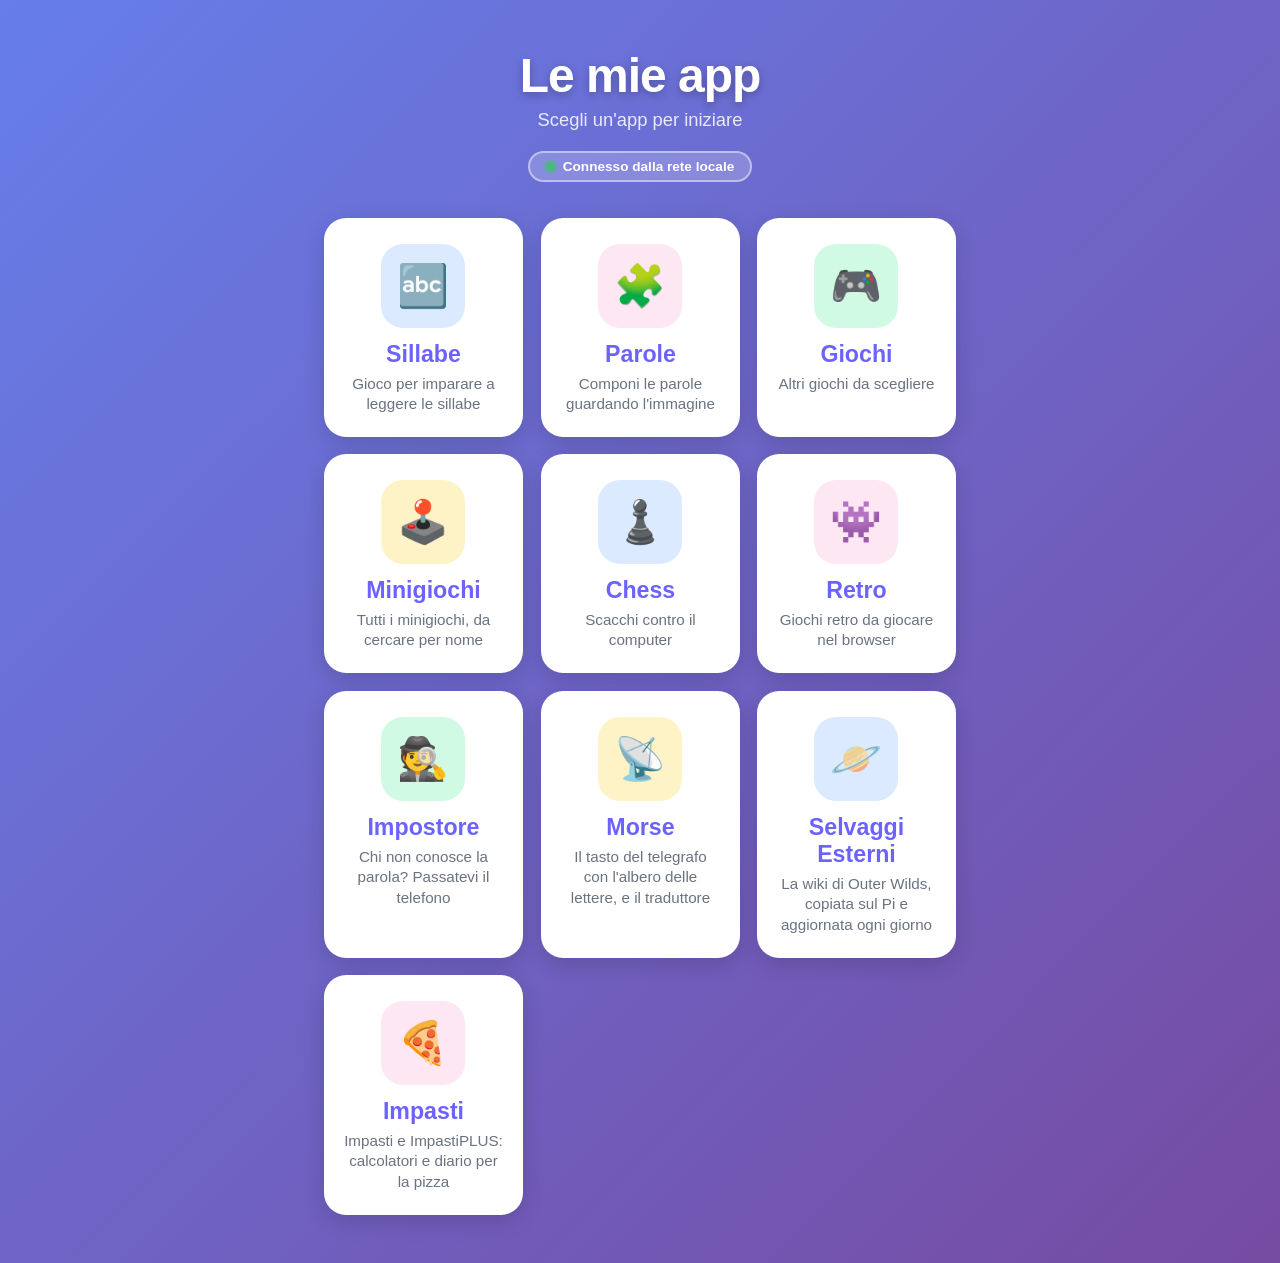
<file: app/index.html>
<!DOCTYPE html>
<html lang="it">
<head>
  <meta charset="UTF-8">
  <meta name="viewport" content="width=device-width, initial-scale=1.0">
  <title>Home</title>
  <link rel="stylesheet" href="home.css">
</head>
<body>
  <main>
    <h1 class="title">Le mie app</h1>
    <p class="subtitle">Scegli un'app per iniziare</p>
    <span id="where" class="badge"></span>
    <ul id="apps" class="grid"></ul>
  </main>
  <script src="apps.js"></script>
</body>
</html>
</file>
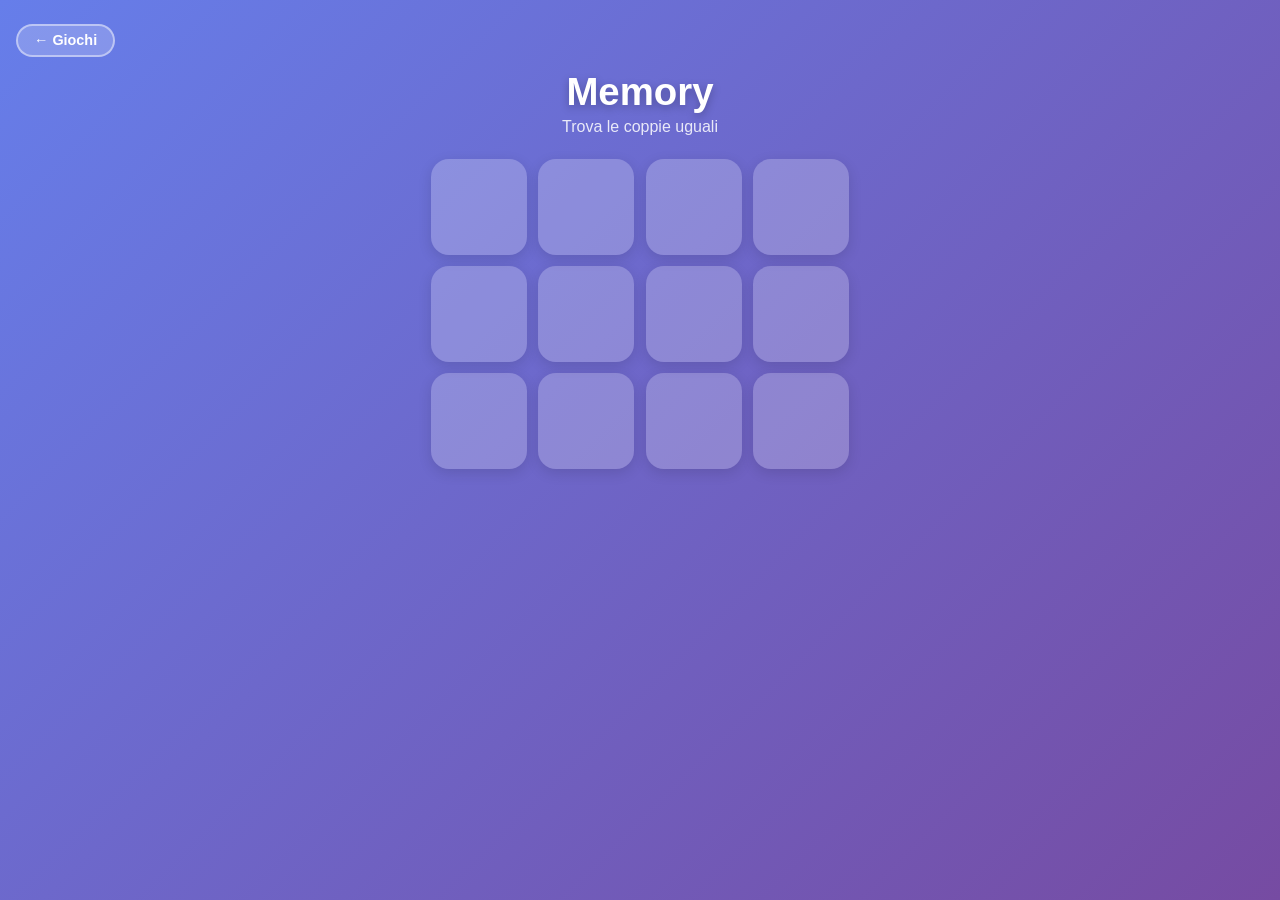
<file: app/giochi/files/memory-esempio.html>
<!DOCTYPE html>
<html lang="it">
<head>
  <meta charset="UTF-8">
  <meta name="viewport" content="width=device-width, initial-scale=1.0">
  <!-- Queste tre righe decidono come compare il gioco nell'elenco dei giochi -->
  <title>Memory (esempio)</title>
  <meta name="icona" content="🃏">
  <meta name="description" content="Trova le coppie di animali">
  <style>
    *, *::before, *::after { box-sizing: border-box; margin: 0; padding: 0; }
    body {
      font-family: 'Segoe UI', Arial, sans-serif;
      background: linear-gradient(135deg, #667eea 0%, #764ba2 100%);
      min-height: 100vh;
      display: flex;
      flex-direction: column;
      align-items: center;
      padding: 1.5rem 1rem 2rem;
      color: #fff;
    }
    .back {
      align-self: flex-start;
      padding: 0.4rem 1rem;
      border: 2px solid rgba(255,255,255,0.45);
      border-radius: 25px;
      background: rgba(255,255,255,0.2);
      color: #fff;
      text-decoration: none;
      font-weight: 600;
      font-size: 0.9rem;
    }
    h1 { font-size: 2.4rem; font-weight: 800; text-shadow: 0 3px 8px rgba(0,0,0,0.25); margin: 0.8rem 0 0.3rem; }
    p { color: rgba(255,255,255,0.85); margin-bottom: 1.4rem; }
    .board {
      display: grid;
      grid-template-columns: repeat(4, minmax(64px, 96px));
      gap: 0.7rem;
    }
    .cell {
      aspect-ratio: 1;
      border: none;
      border-radius: 18px;
      font-size: 2.6rem;
      cursor: pointer;
      background: rgba(255,255,255,0.22);
      box-shadow: 0 4px 14px rgba(0,0,0,0.12);
      transition: transform 0.15s, background 0.15s;
    }
    .cell:hover { transform: translateY(-3px); }
    .cell.open { background: #fff; }
    .cell.done { background: #48BB78; cursor: default; }
    .win {
      margin-top: 1.4rem;
      background: #fff;
      color: #6C63FF;
      font-size: 1.5rem;
      font-weight: 800;
      padding: 0.8rem 1.8rem;
      border-radius: 22px;
    }
    .again {
      margin-top: 1rem;
      padding: 0.8rem 2.6rem;
      border: none;
      border-radius: 50px;
      background: #FF6584;
      color: #fff;
      font-size: 1.15rem;
      font-weight: 700;
      cursor: pointer;
    }
    [hidden] { display: none !important; }
  </style>
</head>
<body>
  <a class="back" href="../">&#8592; Giochi</a>
  <h1>Memory</h1>
  <p>Trova le coppie uguali</p>
  <div id="board" class="board"></div>
  <div id="win" class="win" hidden>Bravissimo! 🎉</div>
  <button id="again" class="again" type="button" hidden>Ancora!</button>

  <script>
    const ANIMALS = ['🐶', '🐱', '🐰', '🐸', '🐻', '🐵'];
    const board = document.getElementById('board');
    let open = [];
    let found = 0;

    function start() {
      const deck = [...ANIMALS, ...ANIMALS].sort(() => Math.random() - 0.5);
      board.replaceChildren();
      open = [];
      found = 0;
      document.getElementById('win').hidden = true;
      document.getElementById('again').hidden = true;
      deck.forEach((animal) => {
        const cell = document.createElement('button');
        cell.className = 'cell';
        cell.type = 'button';
        cell.dataset.animal = animal;
        cell.setAttribute('aria-label', 'Carta coperta');
        cell.addEventListener('click', () => flip(cell));
        board.append(cell);
      });
    }

    function flip(cell) {
      if (open.length === 2 || cell.classList.contains('open') || cell.classList.contains('done')) return;
      cell.classList.add('open');
      cell.textContent = cell.dataset.animal;
      open.push(cell);
      if (open.length < 2) return;

      const [a, b] = open;
      if (a.dataset.animal === b.dataset.animal) {
        a.classList.add('done');
        b.classList.add('done');
        open = [];
        found += 1;
        if (found === ANIMALS.length) {
          document.getElementById('win').hidden = false;
          document.getElementById('again').hidden = false;
        }
      } else {
        setTimeout(() => {
          [a, b].forEach((c) => { c.classList.remove('open'); c.textContent = ''; });
          open = [];
        }, 800);
      }
    }

    document.getElementById('again').addEventListener('click', start);
    start();
  </script>
</body>
</html>
</file>
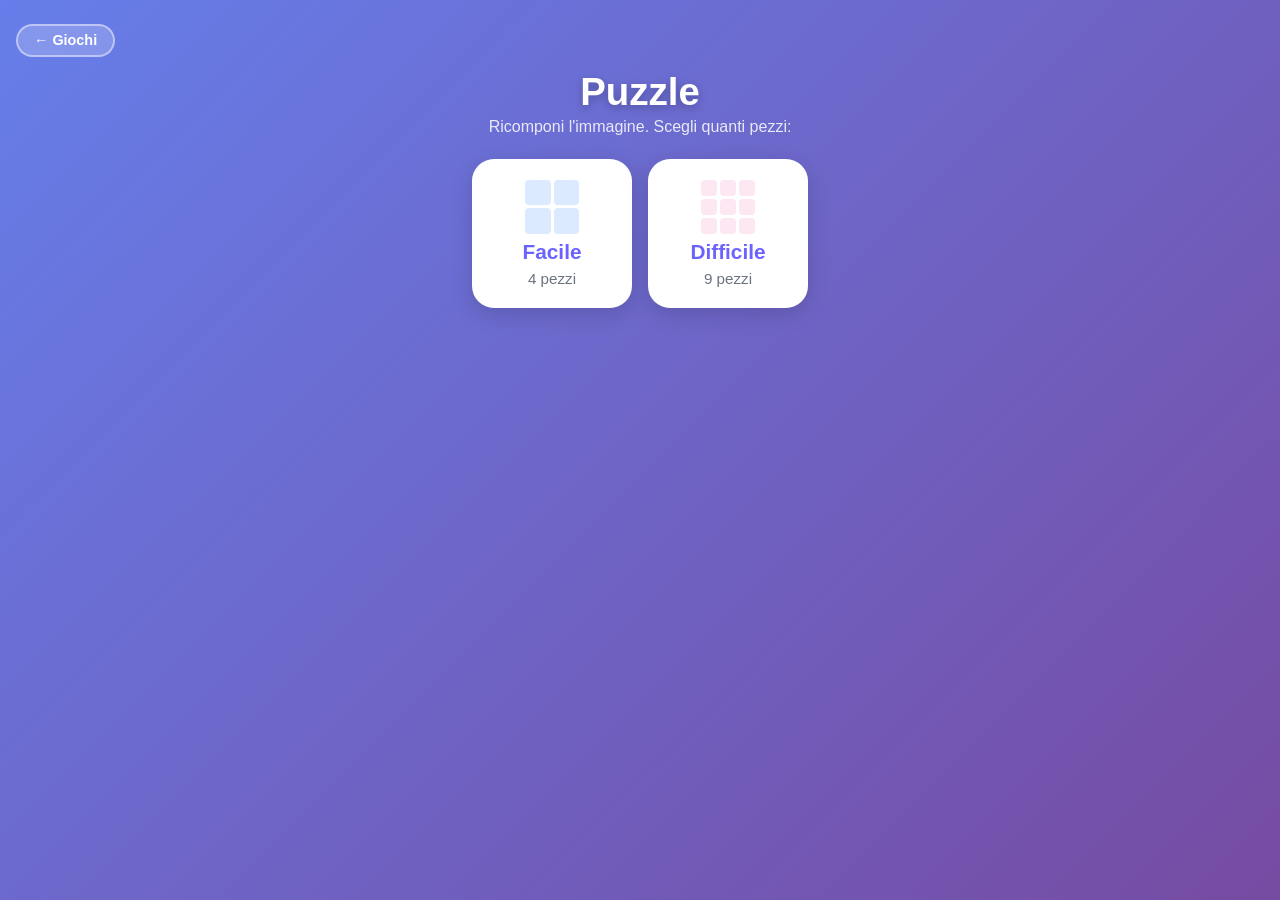
<file: app/giochi/files/puzzle-emoji.html>
<!DOCTYPE html>
<html lang="it">
<head>
  <meta charset="UTF-8">
  <meta name="viewport" content="width=device-width, initial-scale=1.0">
  <!-- Queste tre righe decidono come compare il gioco nell'elenco dei giochi -->
  <title>Puzzle</title>
  <meta name="icona" content="🧩">
  <meta name="description" content="Ricomponi l'immagine: 4 o 9 pezzi">
  <style>
    *, *::before, *::after { box-sizing: border-box; margin: 0; padding: 0; }
    body {
      font-family: 'Segoe UI', Arial, sans-serif;
      background: linear-gradient(135deg, #667eea 0%, #764ba2 100%);
      min-height: 100vh;
      display: flex;
      flex-direction: column;
      align-items: center;
      padding: 1.5rem 1rem 2.5rem;
      color: #fff;
      overflow-x: hidden;
    }
    .back {
      align-self: flex-start;
      padding: 0.4rem 1rem;
      border: 2px solid rgba(255,255,255,0.45);
      border-radius: 25px;
      background: rgba(255,255,255,0.2);
      color: #fff;
      text-decoration: none;
      font-weight: 600;
      font-size: 0.9rem;
    }
    h1 { font-size: 2.4rem; font-weight: 800; text-shadow: 0 3px 8px rgba(0,0,0,0.25); margin: 0.8rem 0 0.3rem; }
    .sub { color: rgba(255,255,255,0.85); margin-bottom: 1.4rem; text-align: center; }
    [hidden] { display: none !important; }

    /* Scelta della modalità */
    .modes { display: flex; flex-wrap: wrap; gap: 1rem; justify-content: center; }
    .mode {
      width: 160px;
      padding: 1.3rem 1rem;
      border: none;
      border-radius: 22px;
      background: #fff;
      color: #6b7280;
      font-family: inherit;
      font-size: 0.95rem;
      cursor: pointer;
      box-shadow: 0 6px 22px rgba(0,0,0,0.15);
      display: flex;
      flex-direction: column;
      align-items: center;
      gap: 0.4rem;
      transition: transform 0.15s;
    }
    .mode:hover { transform: translateY(-4px); }
    .mode strong { color: #6C63FF; font-size: 1.3rem; }
    .mini { display: grid; gap: 3px; width: 54px; height: 54px; }
    .mini span { background: #dbeafe; border-radius: 4px; }
    .mini.n3 span { background: #fce7f3; }

    /* Gioco */
    .goal { display: flex; align-items: center; gap: 0.8rem; margin-bottom: 1rem; }
    .goal-pic {
      width: 64px; height: 64px;
      border-radius: 16px;
      background: #fff;
      display: flex; align-items: center; justify-content: center;
      font-size: 2.6rem;
      box-shadow: 0 4px 14px rgba(0,0,0,0.15);
    }
    .board {
      --gap: 6px;
      position: relative;
      width: var(--size);
      height: var(--size);
      display: grid;
      grid-template-columns: repeat(var(--n), 1fr);
      gap: var(--gap);
      padding: var(--gap);
      background: rgba(255,255,255,0.18);
      border-radius: 22px;
      transition: gap 0.35s, padding 0.35s;
    }
    .board.solved { --gap: 0px; background: #fff; box-shadow: 0 10px 35px rgba(0,0,0,0.22); }
    .piece {
      position: relative;
      overflow: hidden;
      border: none;
      border-radius: 12px;
      background: #fff;
      cursor: pointer;
      padding: 0;
      box-shadow: 0 3px 10px rgba(0,0,0,0.12);
      transition: transform 0.15s, box-shadow 0.15s, border-radius 0.35s;
      touch-action: none;             /* il dito trascina il pezzo, non la pagina */
      -webkit-user-select: none;
      user-select: none;
      -webkit-touch-callout: none;
    }
    @media (hover: hover) { .piece:hover { transform: translateY(-2px); } }
    .piece.selected { box-shadow: 0 0 0 4px #FF6584, 0 6px 18px rgba(0,0,0,0.25); transform: scale(0.94); }
    .piece.dragging { z-index: 5; transition: none; cursor: grabbing; box-shadow: 0 14px 30px rgba(0,0,0,0.3); }
    .piece.drop { box-shadow: 0 0 0 4px #48BB78, 0 6px 18px rgba(0,0,0,0.25); transform: scale(0.94); }
    .board.solved .piece { border-radius: 0; box-shadow: none; cursor: default; transform: none; }
    .art {
      position: absolute;
      width: var(--inner);
      height: var(--inner);
      font-size: calc(var(--inner) * 0.78);
      line-height: var(--inner);
      text-align: center;
      pointer-events: none;
      user-select: none;
    }
    .actions { display: flex; flex-wrap: wrap; gap: 0.7rem; justify-content: center; margin-top: 1.4rem; }
    .btn {
      padding: 0.8rem 2.2rem;
      border: none;
      border-radius: 50px;
      color: #fff;
      font-size: 1.1rem;
      font-weight: 700;
      font-family: inherit;
      cursor: pointer;
    }
    .btn.coral { background: #FF6584; box-shadow: 0 6px 22px rgba(255,101,132,0.45); }
    .btn.ghost { background: rgba(255,255,255,0.2); border: 2px solid rgba(255,255,255,0.45); font-size: 0.95rem; padding: 0.6rem 1.4rem; }
    .win {
      margin-top: 1.2rem;
      background: #fff;
      color: #6C63FF;
      font-size: 1.5rem;
      font-weight: 800;
      padding: 0.8rem 1.8rem;
      border-radius: 22px;
      text-align: center;
      animation: pop 0.55s cubic-bezier(0.34,1.56,0.64,1) both;
    }
    .confetti {
      position: fixed;
      top: -12px;
      border-radius: 3px;
      pointer-events: none;
      z-index: 99;
      animation: fall linear forwards;
    }
    @keyframes pop { 0% { transform: scale(0.4); opacity: 0; } 65% { transform: scale(1.12); opacity: 1; } 100% { transform: scale(1); } }
    @keyframes fall { to { transform: translateY(105vh) rotate(720deg); opacity: 0; } }
  </style>
</head>
<body>
  <a class="back" href="../">&#8592; Giochi</a>
  <h1>Puzzle</h1>

  <section id="start">
    <p class="sub">Ricomponi l'immagine. Scegli quanti pezzi:</p>
    <div class="modes">
      <button class="mode" type="button" data-n="2">
        <span class="mini" style="grid-template-columns:repeat(2,1fr)"><span></span><span></span><span></span><span></span></span>
        <strong>Facile</strong>4 pezzi
      </button>
      <button class="mode" type="button" data-n="3">
        <span class="mini n3" style="grid-template-columns:repeat(3,1fr)"><span></span><span></span><span></span><span></span><span></span><span></span><span></span><span></span><span></span></span>
        <strong>Difficile</strong>9 pezzi
      </button>
    </div>
  </section>

  <section id="play" hidden>
    <p class="sub" id="hint">Trascina un pezzo sopra un altro per scambiarli</p>
    <div class="goal">
      <span>Ricomponi:</span>
      <span class="goal-pic" id="goal"></span>
    </div>
    <div class="board" id="board"></div>
    <p class="win" id="win" hidden></p>
    <div class="actions">
      <button class="btn coral" id="again" type="button" hidden>Ancora!</button>
      <button class="btn ghost" id="change" type="button">Cambia pezzi</button>
    </div>
  </section>

  <script>
    // Immagini del puzzle: emoji e il loro nome (mostrato alla fine)
    const PICTURES = [
      ['🐶', 'un cane'], ['🐱', 'un gatto'], ['🐰', 'un coniglio'], ['🐸', 'una rana'],
      ['🐻', 'un orso'], ['🦁', 'un leone'], ['🐷', 'un maiale'], ['🐮', 'una mucca'],
      ['🐵', 'una scimmia'], ['🐼', 'un panda'], ['🦊', 'una volpe'], ['🐯', 'una tigre'],
      ['🍎', 'una mela'], ['🍓', 'una fragola'], ['🍌', 'una banana'], ['🍉', 'un\'anguria'],
      ['🌞', 'il sole'], ['🌈', 'un arcobaleno'], ['🏠', 'una casa'], ['🚗', 'una macchina'],
      ['⚽', 'un pallone'], ['🎈', 'un palloncino'], ['🌻', 'un girasole'], ['🦋', 'una farfalla'],
    ];

    const $ = (id) => document.getElementById(id);
    let n = 2;            // pezzi per lato
    let picture = null;   // [emoji, nome]
    let order = [];       // order[posizione] = pezzo che si trova lì
    let selected = null;  // posizione del pezzo selezionato
    let solved = false;
    let lastEmoji = '';
    let drag = null;          // trascinamento in corso
    let justDragged = false;  // evita che il rilascio conti anche come tocco

    function shuffle(list) {
      const a = list.slice();
      for (let i = a.length - 1; i > 0; i--) {
        const j = Math.floor(Math.random() * (i + 1));
        [a[i], a[j]] = [a[j], a[i]];
      }
      return a;
    }

    // Dimensioni della griglia in base allo schermo
    function layout() {
      const size = Math.min(window.innerWidth - 32, 380);
      const board = $('board');
      const gap = solved ? 0 : 6;                   // a puzzle risolto gli spazi si chiudono
      const inner = size - 2 * gap;                 // area dentro il bordo
      board.style.setProperty('--size', `${size}px`);
      board.style.setProperty('--n', n);
      board.style.setProperty('--inner', `${inner}px`);
      board.dataset.tile = (inner - (n - 1) * gap) / n;
    }

    function newPuzzle() {
      let pick;
      do {
        pick = PICTURES[Math.floor(Math.random() * PICTURES.length)];
      } while (pick[0] === lastEmoji);
      picture = pick;
      lastEmoji = pick[0];
      const ids = [...Array(n * n).keys()];
      // Mescola finché almeno metà dei pezzi è fuori posto
      do {
        order = shuffle(ids);
      } while (order.filter((v, i) => v !== i).length < Math.ceil((n * n) / 2));
      selected = null;
      solved = false;
      $('goal').textContent = picture[0];
      $('win').hidden = true;
      $('again').hidden = true;
      $('hint').hidden = false;
      $('board').classList.remove('solved');
      layout();
      render();
    }

    function render() {
      const board = $('board');
      const tile = Number(board.dataset.tile);
      const gap = solved ? 0 : 6;
      board.replaceChildren();
      order.forEach((piece, pos) => {
        const btn = document.createElement('button');
        btn.type = 'button';
        btn.className = 'piece';
        btn.dataset.piece = piece;
        btn.setAttribute('aria-label', `Pezzo ${pos + 1}`);
        if (pos === selected) btn.classList.add('selected');
        // Ogni pezzo mostra la sua parte della stessa emoji grande
        const art = document.createElement('span');
        art.className = 'art';
        art.textContent = picture[0];
        const row = Math.floor(piece / n);
        const col = piece % n;
        art.style.left = `${-col * (tile + gap)}px`;
        art.style.top = `${-row * (tile + gap)}px`;
        btn.append(art);
        btn.addEventListener('click', () => {
          if (justDragged) { justDragged = false; return; }
          tap(pos);
        });
        btn.addEventListener('pointerdown', (e) => startDrag(e, pos, btn));
        btn.addEventListener('pointermove', moveDrag);
        btn.addEventListener('pointerup', () => endDrag(true));
        btn.addEventListener('pointercancel', () => endDrag(false));
        board.append(btn);
      });
    }

    // Toccare due pezzi li scambia (resta possibile anche senza trascinare)
    function tap(pos) {
      if (solved) return;
      if (selected === null) {
        selected = pos;
      } else if (selected === pos) {
        selected = null;
      } else {
        [order[selected], order[pos]] = [order[pos], order[selected]];
        selected = null;
      }
      render();
      checkWin();
    }

    function checkWin() {
      if (order.every((v, i) => v === i)) win();
    }

    // Posizione della griglia sotto il dito, o null se fuori
    function posAt(x, y) {
      const board = $('board');
      const rect = board.getBoundingClientRect();
      const step = Number(board.dataset.tile) + 6;
      const col = Math.floor((x - rect.left - 6) / step);
      const row = Math.floor((y - rect.top - 6) / step);
      if (col < 0 || row < 0 || col >= n || row >= n) return null;
      return row * n + col;
    }

    function startDrag(e, pos, btn) {
      if (solved || drag || e.button > 0) return;
      justDragged = false;
      drag = { pos, btn, x: e.clientX, y: e.clientY, moving: false, target: null };
      btn.setPointerCapture(e.pointerId);
    }

    function moveDrag(e) {
      if (!drag) return;
      const dx = e.clientX - drag.x;
      const dy = e.clientY - drag.y;
      if (!drag.moving) {
        if (Math.hypot(dx, dy) < 8) return;   // un piccolo movimento è ancora un tocco
        drag.moving = true;
        selected = null;
        $('board').querySelectorAll('.selected').forEach((b) => b.classList.remove('selected'));
        drag.btn.classList.add('dragging');
      }
      drag.btn.style.transform = `translate(${dx}px, ${dy}px) scale(1.06)`;
      let target = posAt(e.clientX, e.clientY);
      if (target === drag.pos) target = null;
      if (target !== drag.target) {
        const pieces = $('board').children;
        if (drag.target !== null) pieces[drag.target].classList.remove('drop');
        if (target !== null) pieces[target].classList.add('drop');
        drag.target = target;
      }
    }

    function endDrag(drop) {
      if (!drag) return;
      const d = drag;
      drag = null;
      if (!d.moving) return;                  // era un tocco: ci pensa il click
      justDragged = true;
      setTimeout(() => { justDragged = false; }, 400);
      if (drop && d.target !== null) {
        [order[d.pos], order[d.target]] = [order[d.target], order[d.pos]];
        render();
        checkWin();
      } else {
        // Rilasciato fuori: il pezzo torna al suo posto
        if (d.target !== null) $('board').children[d.target].classList.remove('drop');
        d.btn.classList.remove('dragging');
        d.btn.style.transform = '';
      }
    }

    function win() {
      solved = true;
      $('board').classList.add('solved');
      // Dopo che gli spazi si sono chiusi, i pezzi formano l'immagine intera
      setTimeout(() => {
        layout();
        render();
      }, 360);
      $('hint').hidden = true;
      $('win').textContent = `Bravissimo! È ${picture[1]}!`;
      $('win').hidden = false;
      $('again').hidden = false;
      confetti();
    }

    function confetti() {
      const colors = ['#FF6584', '#48BB78', '#FFD166', '#6C63FF', '#4FC3F7', '#fff'];
      for (let i = 0; i < 50; i++) {
        const p = document.createElement('div');
        p.className = 'confetti';
        p.style.left = `${Math.random() * 100}vw`;
        p.style.width = `${6 + Math.random() * 8}px`;
        p.style.height = `${8 + Math.random() * 10}px`;
        p.style.background = colors[i % colors.length];
        p.style.animationDuration = `${1.8 + Math.random() * 1.6}s`;
        p.style.animationDelay = `${Math.random() * 0.4}s`;
        document.body.append(p);
        setTimeout(() => p.remove(), 4000);
      }
    }

    document.querySelectorAll('.mode').forEach((b) => b.addEventListener('click', () => {
      n = Number(b.dataset.n);
      $('start').hidden = true;
      $('play').hidden = false;
      newPuzzle();
    }));
    $('again').addEventListener('click', newPuzzle);
    $('change').addEventListener('click', () => {
      $('play').hidden = true;
      $('start').hidden = false;
    });
    window.addEventListener('resize', () => {
      if ($('play').hidden) return;
      layout();
      render();
    });
  </script>
</body>
</html>
</file>
<file: app/home.css>
*, *::before, *::after {
  box-sizing: border-box;
  margin: 0;
  padding: 0;
}

body {
  font-family: 'Segoe UI', Arial, sans-serif;
  background: linear-gradient(135deg, #667eea 0%, #764ba2 100%);
  min-height: 100vh;
  display: flex;
  justify-content: center;
  overflow-x: hidden;
}

main {
  width: 100%;
  max-width: 680px;
  padding: 3rem 1.5rem 3rem;
  display: flex;
  flex-direction: column;
  align-items: center;
}

.title {
  font-size: 3rem;
  font-weight: 800;
  color: #fff;
  text-shadow: 0 3px 8px rgba(0,0,0,0.25);
  letter-spacing: -1px;
  margin-bottom: 0.4rem;
}

.subtitle {
  color: rgba(255,255,255,0.85);
  font-size: 1.15rem;
  margin-bottom: 1.2rem;
  text-align: center;
}

/* Pillola traslucida con lo stato della connessione */
.badge {
  display: inline-flex;
  align-items: center;
  gap: 0.5rem;
  padding: 0.4rem 1rem;
  margin-bottom: 2.2rem;
  background: rgba(255,255,255,0.2);
  border: 2px solid rgba(255,255,255,0.45);
  border-radius: 25px;
  color: #fff;
  font-size: 0.85rem;
  font-weight: 600;
  backdrop-filter: blur(6px);
  -webkit-backdrop-filter: blur(6px);
}
.badge::before {
  content: "";
  width: 9px;
  height: 9px;
  border-radius: 50%;
  background: #48BB78;
  box-shadow: 0 0 0 3px rgba(72,187,120,0.35);
}

.grid {
  list-style: none;
  width: 100%;
  display: grid;
  grid-template-columns: repeat(auto-fit, minmax(190px, 1fr));
  gap: 1.1rem;
}

.grid li {
  animation: celebrate 0.55s cubic-bezier(0.34,1.56,0.64,1) both;
}

.card {
  height: 100%;
  display: flex;
  flex-direction: column;
  align-items: center;
  text-align: center;
  gap: 0.35rem;
  padding: 1.6rem 1.2rem 1.4rem;
  background: #fff;
  border-radius: 22px;
  color: inherit;
  text-decoration: none;
  box-shadow: 0 6px 22px rgba(0,0,0,0.15);
  transition: transform 0.18s, box-shadow 0.18s;
}
.card:hover, .card:focus-visible {
  transform: translateY(-4px);
  box-shadow: 0 10px 30px rgba(0,0,0,0.22);
  outline: none;
}
.card:active { transform: translateY(-1px); }

.icon {
  width: 84px;
  height: 84px;
  border-radius: 22px;
  display: flex;
  align-items: center;
  justify-content: center;
  font-size: 2.6rem;
  margin-bottom: 0.5rem;
}
.tone-0 .icon { background: #dbeafe; }
.tone-1 .icon { background: #fce7f3; }
.tone-2 .icon { background: #d1fae5; }
.tone-3 .icon { background: #fef3c7; }

.name {
  font-size: 1.45rem;
  font-weight: 800;
  color: #6C63FF;
}

.desc {
  color: #6b7280;
  font-size: 0.95rem;
  line-height: 1.35;
}

@keyframes celebrate {
  0%   { transform: scale(0.4); opacity: 0; }
  65%  { transform: scale(1.06); opacity: 1; }
  100% { transform: scale(1);   opacity: 1; }
}

@media (max-width: 480px) {
  main   { padding-top: 2rem; }
  .title { font-size: 2.2rem; }
  .grid  { grid-template-columns: 1fr; }
  .icon  { width: 72px; height: 72px; font-size: 2.2rem; }
}

@media (prefers-reduced-motion: reduce) {
  .grid li { animation: none; }
  .card { transition: none; }
}
</file>
